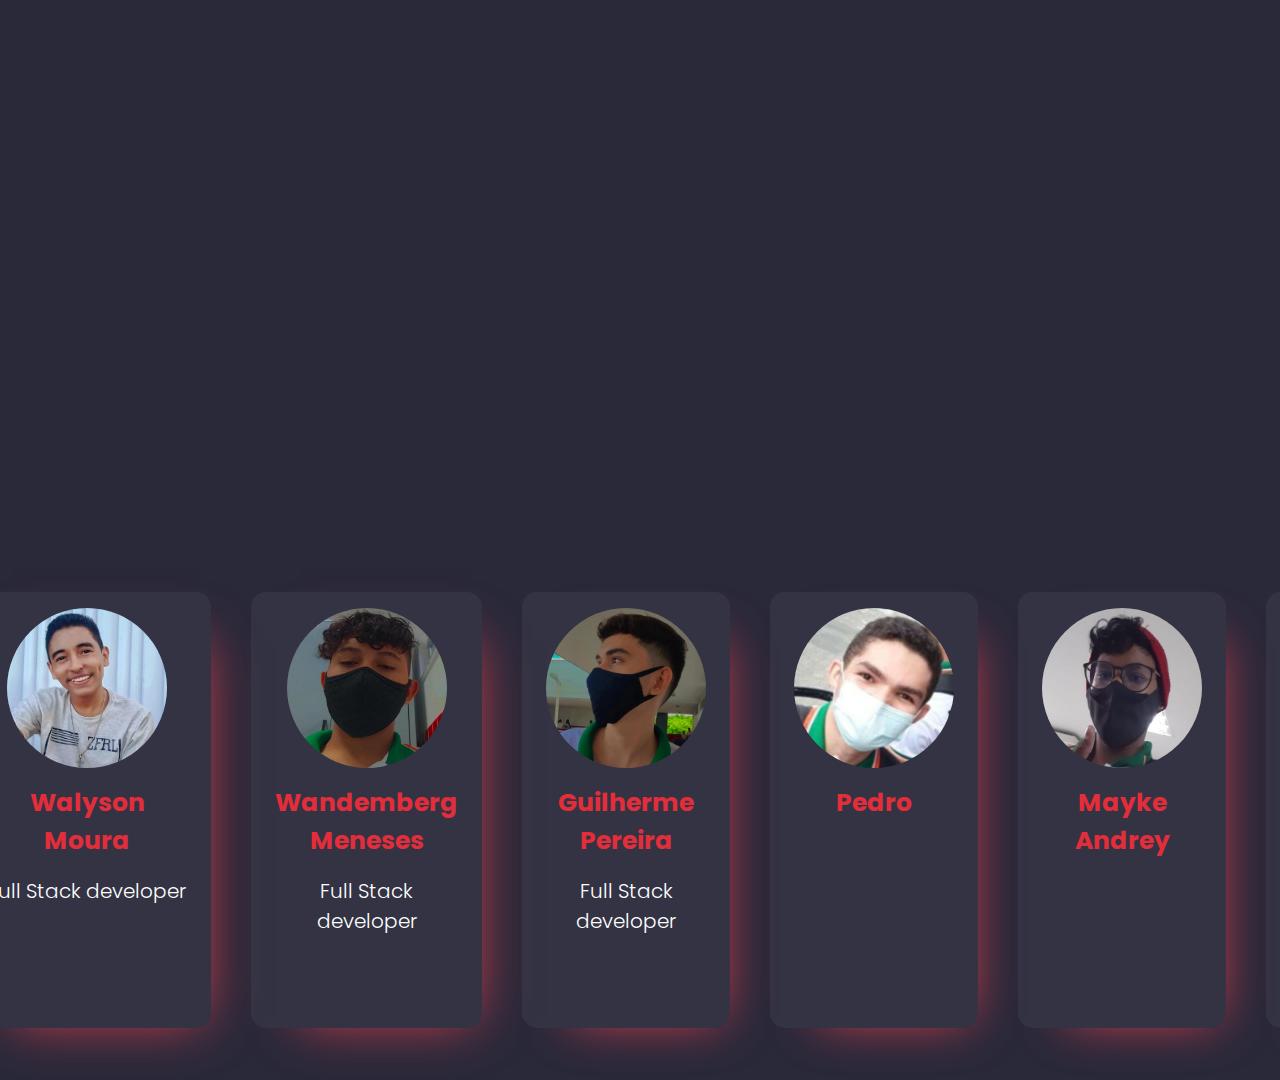
<file: pages/sobre.html>
<!DOCTYPE html>
<html lang="pt-br">

<head>
  <meta charset="UTF-8">
  <meta http-equiv="X-UA-Compatible" content="IE=edge">
  <meta name="viewport" content="width=device-width, initial-scale=1.0">
  <title>Responsive Cards</title>
  <link rel="preconnect" href="https://fonts.gstatic.com">
  <link href="https://fonts.googleapis.com/css2?family=Poppins:wght@300;400;500;600&display=swap" rel="stylesheet">
  <link rel="stylesheet" href="../assets/css/sobre.css">
</head>

<body>



  <div class="c-cards">

    <main class="cards">

      <section class="card card__msg">
        <div class="conteudo">


          <div class="texto">

            <h3>EQUIPE</h3>
          </div>

        </div>


      </section>

      <section class="card">
        <div class="conteudo">
          <div class="imagens"><img src="../assets/img/walyson.png" alt="About us."></div>

          <div class="texto">
            <h3>Walyson Moura</h3><span>Full Stack developer</span>
          </div>
        </div>


        <ul class="social">
          <li style="--i:1">
            <a href="https://www.instagram.com/Walysonmoura222/" target="_blank"><i class="bi bi-instagram"></i></a>
          </li>

          <li style="--i:2">
            <a href="mailto: walysonmoura222@gmail.com?Subject=Título%20da%20mensagem" target="_blank"><i class="bi bi-envelope"></i></a>
          </li>

          <li style="--i:3">
            <a href="https://br.linkedin.com/in/walyson-moura-302562218" target="_blank"><i class="bi bi-linkedin"></i></a>
          </li>

          <li style="--i:3">
            <a href="https://github.com/WalysonMoura" target="_blank"><i class="bi bi-github"></i></a>
          </li>
        </ul>
      </section>

      <section class="card">
        <div class="conteudo">
          <div class="imagens"><img src="../assets/img/berg.png" alt="">
          </div>

          <div class="texto">
            <h3>Wandemberg Meneses</h3>
            <span>Full Stack developer</span>
          </div>
        </div>

        <ul class="social">
          <li style="--i:1">
            <a href="https://instagram.com/new.berg85?igshid=YmMyMTA2M2Y=" target="_blank"><i class="bi bi-instagram"></i></a>
          </li>

          <li style="--i:2">
            <a href="mailto: bergviana12345@gmail.com?Subject=Título%20da%20mensagem" target="_blank"><i class="bi bi-envelope"></i></a>
          </li>

          <li style="--i:3">
            <a href="https://github.com/newberg85" target="_blank"><i class="bi bi-github"></i></a>
          </li>
        </ul>
      </section>

      <section class="card">

        <div class="conteudo">
          <div class="imagens"><img src="../assets/img/Gui.png" alt="About us."></div>

          <div class="texto">
            <h3>Guilherme Pereira</h3><span>Full Stack developer</span>
          </div>
        </div>

        <ul class="social">
          <li style="--i:1">
            <a href="https://www.instagram.com/guisilva_0_0/"><i class="bi bi-instagram"></i></a>
          </li>

          <li style="--i:2">
            <a href="mailto: luiz.silva@aluno.ce.gov.br.com?Subject=Título%20da%20mensagem" target="_blank"><i class="bi bi-envelope"></i></a>
          </li>

        </ul>
      </section>
      <section class="card">

        <div class="conteudo">
          <div class="imagens"><img src="../assets/img/Pedro.png" alt="About us."></div>

          <div class="texto">
            <h3>Pedro</h3>
          </div>
        </div>

        <ul class="social">
          <li style="--i:1">
            <a href="https://instagram.com/predo.85?igshid=YmMyMTA2M2Y=" target="_blank"><i class="bi bi-instagram"></i></a>
          </li>

          <li style="--i:2">
            <a href="mailto: pedro.machado4@aluno.ce.gov.br.com?Subject=Título%20da%20mensagem" target="_blank"><i class="bi bi-envelope"></i></a>
          </li>

        </ul>
      </section>
      <section class="card">

        <div class="conteudo">
          <div class="imagens"><img src="../assets/img/my.png" alt="About us."></div>

          <div class="texto">
            <h3>Mayke Andrey</h3>
          </div>
        </div>

        <ul class="social">
          <li style="--i:1">
            <a href="https://instagram.com/andreykkj_?igshid=YmMyMTA2M2Y=" target="_blank"><i class="bi bi-instagram"></i></a>
          </li>

          <li style="--i:2">
            <a href="mailto: mayke.brasil@aluno.ce.gov.br.com?Subject=Título%20da%20mensagem" target="_blank"><i class="bi bi-envelope"></i></a>
          </li>

        </ul>
      </section>
      <section class="card">

        <div class="conteudo">

          <div class="imagens"><img src="../assets/img/iago.png" alt="About us."></div>

          <div class="texto">

            <h3>Iago Alves</h3>

          </div>

        </div>

        <ul class="social">

          <li style="--i:1">

            <a href="https://instagram.com/andreykkj_?igshid=YmMyMTA2M2Y=" target="_blank"><i class="bi bi-instagram"></i></a>

          </li>

          <li style="--i:2">

            <a href="mailto: mayke.brasil@aluno.ce.gov.br.com?Subject=Título%20da%20mensagem" target="_blank"><i class="bi bi-envelope"></i></a>

          </li>

        </ul>

      </section>
    </main>
  </div>
</body>

</html>
</file>
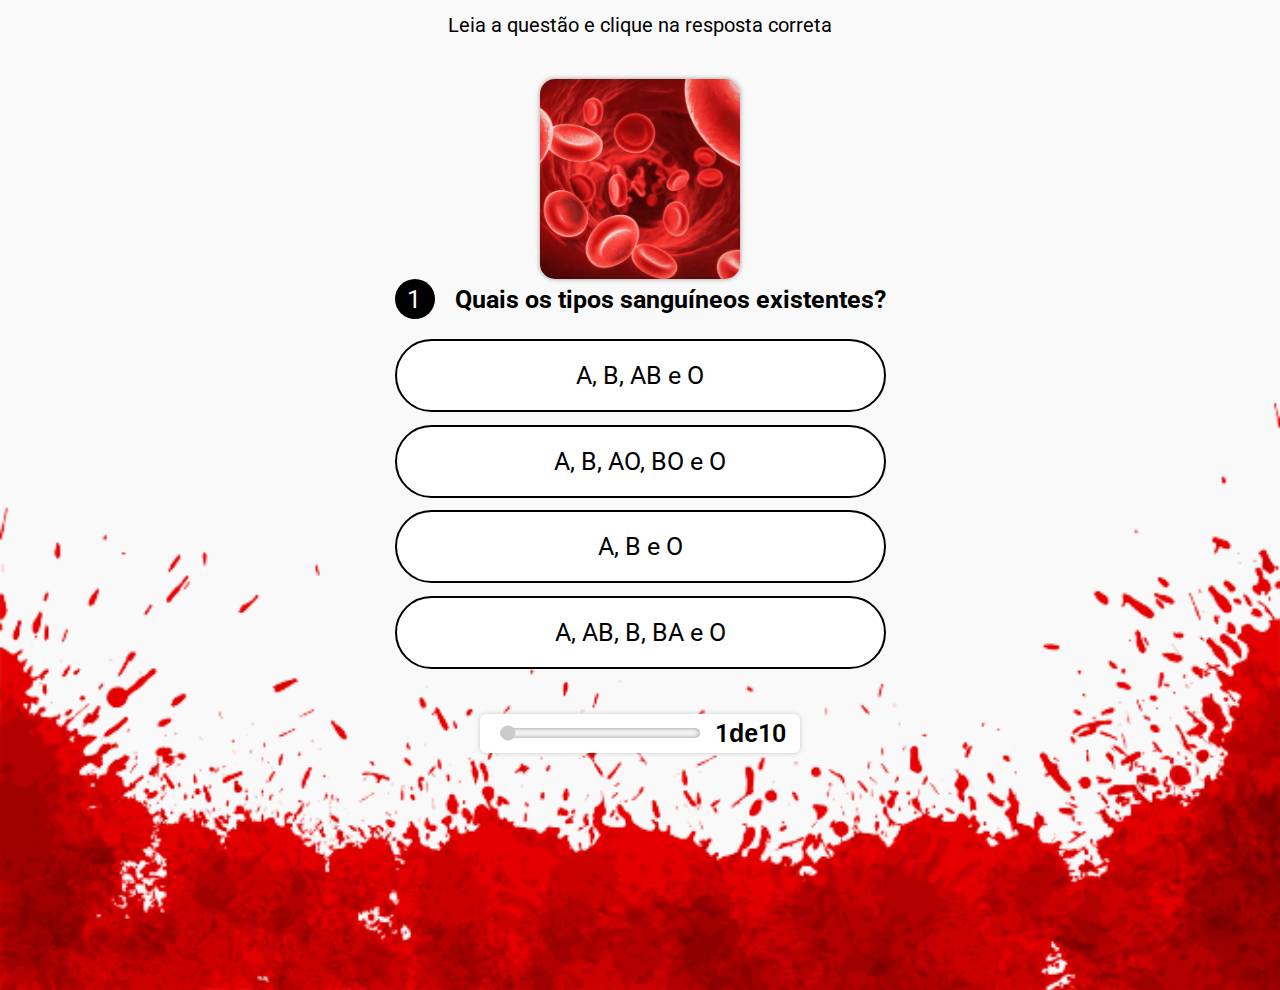
<file: quiz/quiz.html>
<!DOCTYPE html>
<html lang="pt-br">

<head>
  <link rel="icon" href="images/favicon.png" />
  <meta charset="UTF-8">
  <meta http-equiv="X-UA-Compatible" content="IE=edge">
  <meta name="viewport" content="width=device-width, initial-scale=1.0">
  <title>Stranger Quiz</title>
  <!-- CSS externo -->
  <link rel="stylesheet" href="css/style.css" />
</head>

<body>

  <main class="tela-principal">

    <section class='conteudos'>


      <!--<h1>Stranger Quiz</h1>-->

      <article class='centro' id='instrucoes'>
        Leia a questão e clique na resposta correta
      </article>

      <article class='questoes'>

        <figure class='imagemDaQuestao'>
          <img src="" id="imgquestao" alt="Img da questao" width="200px" />
        </figure>

        <header class='questao'>
          <span id='numQuestao'></span>
          <h2 id='pergunta'></h2>
        </header>

        <div class='corpo'>
          <ol type='A' id='alternativas'>
            <li id='a' value='1A' class='respostas' onClick='verificarSeAcertou(this, this)'></li>
            <li id='b' value='1B' class='respostas' onClick='verificarSeAcertou(this, this)'></li>
            <li id='c' value='1C' class='respostas' onClick='verificarSeAcertou(this, this)'></li>
            <li id='d' value='1D' class='respostas' onClick='verificarSeAcertou(this, this)'></li>
          </ol>
        </div>
      </article>

      <article id='aviso' class='centro'>

        <div class="box">
          <div class="slider">
            <input type="range" value='1' min='1' max='10' step='1' name="progresso" id="progresso" disabled />
          </div>
          <br>
          <div class="value">
          <span id='numero'></span>  de <span id='total'></span>
          </div>
        </div>
      </article>


    </section>

  </main>
  <audio preload src="assets/positive.mp3" id='somAcerto'></audio>
  <audio preload src="assets/negative.mp3" id='somErro'></audio>
  <audio preload src="assets/aplausos.mp3" id='somAplausos'></audio>
  <!-- JS externo -->
  <script src="js/main.js"></script>


<footer>
  <img src="images/sangue.png" alt="">
</footer>
</body>

</html>
</file>
<file: quiz/css/style.css>
@import url('https://fonts.googleapis.com/css2?family=Roboto:wght@100;300;400;500;700&display=swap');

/* vermelho #f44336 ou #d50000 verde #4caf50 ou #1b5e20  */
:root {
    --principal: #03a9f4;
    --secundaria: #0d47a1;
    --azul-escuro: #0d47a1;
    --cinza-escuro: #222;
    --branco: #fff;
    --verde: #4caf50;
    --vermelho: #f44336;
}

* {
    margin: 0;
    padding: 0;
    box-sizing: border-box;
    font-family: 'Roboto', sans-serif;
    font-size: 1.25rem;
    -webkit-tap-highlight-color: rgba(0, 0, 0, 0);
}

body {
    width: 100vw;
    height: 100vh;
    background:  #f9f9f9;
    color: black;
    overflow-x: hidden;
}

main {
    width: 100%;
    height: 100vh;
}

section {
    width: 100vw;
    display: flex;
    flex-direction: column;
    justify-content: center;
    align-items: center;
}

h1 {
    text-align: center;
    font-size: 1.75rem;
    margin: 0.5rem 0 0 0;
}

h2 {
  /*-webkit-text-stroke-width: 0.3px;
  -webkit-text-stroke-color: #C47E00;*/
  transition: 0.4s;
}
/* classe para centralizar textos, paragrafos */
.centro {
    text-align: center;
}

/* div class questao com numero da questao e pergunta */
.questao {
    display: flex;
    align-items: center;
    justify-content: space-between;
    margin-bottom: 1rem;
    transition: 0.4s;
}


#numQuestao {
    text-align: center;
    width: 2rem;
    height: 2rem;
    display: block;
    background: black;
    color: #fff;
    padding: 6px 10px 4px 8px;
    border-radius: 50%;
}

#pergunta {
    margin-left: 1rem;
}

.imagemDaQuestao {
    display: flex;
    justify-content: center;
    align-items: center;
}

#imgquestao {
	border-radius: 15px;
	box-shadow: 0px 0px 5px rgba(0, 0, 0, 0.4);
}

/* article que acomoda a questao completa */
.questoes {
    user-select: none;
    /*background: ;*/
    padding: 1.5rem 1.5rem 1rem 1.5rem;
    /*border: 1px solid blue;*/
    border-radius: 6px;
    margin-bottom: 0.625rem;
}

.questoes ol li {
    border: 2px solid black;
    display: block;
    margin-bottom: 0.625rem;
    padding: 1rem;
    border-radius: 50px;
    color:black;
    text-align: center;
    background: white;
    cursor: pointer;
    transition: 0.4s;
}

.questoes ol li:hover {
    color: #ff0909;
    box-shadow: 0 0 35px #ff0909;
    letter-spacing: 0.15em;
    border: 2px solid #ff0909;
}

.bloqueado {
    display: none;
}

.bloqueado li:hover {
    display: none;
}

#instrucoes {
    font-size: 1rem;
    color: black;
    padding: 0.625rem;
    border-radius: 8px;
    display: flex;
    justify-content: center;
}

#aviso {
    color: black;
}

#autoria {
    margin-top: 0.625rem;
    font-size: 0.75rem;
}

/* ANIMACAO */

/* Animar o input */
@keyframes piscar {
    0% {
        filter: drop-shadow(0 0 15px var(--principal));
        -webkit-filter: drop-shadow(0 0 15px var(--principal));
        -moz-filter: drop-shadow(0 0 15px var(--principal));
        -o-filter: drop-shadow(0 0 15px var(--principal));
        -ms-filter: drop-shadow(0 0 15px var(--principal));
    }
    100% {
    }
}

.animar {
    animation: piscar .75s infinite alternate;
}

.aparecer {
    animation: aparecer .5s infinite alternate;
}

@keyframes aparecer {
    0% {
        opacity: 0;
    }
    50% {
        opacity: 0.5;
    }
    100% {
        opacity: 1;
    }
}

.acertou {
    background: var(--verde);
    animation: aparecer 0.1s infinite alternate;
}

.errou {
    background: #FF4747;
    animation: aparecer 0.1s infinite alternate;
}

.placar {
    width: 300px;
    padding: 1rem;
    border-radius: 8px;
    background: #fff;
    box-shadow: 3px 1px 10px rgba(255, 10, 10, 0.43);
    font-size: 2rem;
    margin-top: 300px;
    margin-bottom: 50px;
}


.box {
  background: #fff;
  padding: 5px 5px 5px 20px;
  border-radius: 6px;
  box-shadow: 0px 0px 5px rgba(0, 0, 0, 0.2);
  display: flex;
  flex-direction: row;
  align-items: center;
  z-index: 1;
}

.box .slider {
  height: 10px;
  width: 200px;
  display: flex;
  align-items: center;
  margin-right: 15px;
}


.slider input::-moz-range-thumb {
  height: 20px;
  width: 20px;
  border-radius: 50%;
  border: 4px solid blue;
}
.box .slider input{
  height: 100%;
  width: 100%;
  -webkit-appearance: none;
  outline: none;
  background: #f2f2f2;
  border-radius: 25px;
  box-shadow: inset 0px 0px 4px rgba(0, 0, 0, 0.4)
}

.box .value {
  font-size: 25px;
  font-weight: 600;
  font-family: sans-serif;
  width: 55px;
  text-align: center;
  display: inline-flex;
  padding-right: 80px;
}

footer img {
  width: 100%;
  display: block;
  margin-top: -50%;
  z-index: -1000;
  position: absolute;
}

@media only screen and (min-width: 800px) {
  footer img {
  width: 100%;
  display: flex;
  z-index: -1000;
  position: relative;
  bottom: 0;
}
}
</file>
<file: assets/css/sobre.css>
@charset"utf-8";

@import url("https://cdn.jsdelivr.net/npm/bootstrap-icons@1.7.1/font/bootstrap-icons.css");

     
* {
    margin: 0;
    padding: 0;
    box-sizing: border-box;
    font-family: "Poppins", sans-serif;
}

html{
				scroll-behavior:smooth;
}

body {
    
     
    height: 100vh;
    width: 100%;

    display: flex;
    flex-direction: column;
    justify-content: center;
    align-items: center;
    

    color: #434343;

    font-size: 16px;
    
    background: #29293a;
}
.c-header{
  height: 50vh;
 
}
.c-cards{
  display: flex;
    padding-top: 7rem;;
    align-items: center;
}
main.cards {
    display: flex;
    padding: 32px;
    padding-top: 40rem;
   
}



main.cards section.card {
    
				
    display: flex;
    flex-direction: column;
    align-items: center;
    text-align: center;
   
    padding: 1rem 1.5rem;
    border-radius: 8px;
    max-height: 868px;
    margin-left: 32px;
    
    background: rgba(255,255,255,0.05);
	  margin: 20px;
    box-shadow:0px 15px 35px rgba(0,0,0,0.2);
	  border-radius: 15px;
	  box-shadow: 20px 20px 50px -30px #f0424e;
}

main.cards section.card:first-child {
    margin-left: 0;
    
}
.conteudo{
  width: 100%;
  display: flex;
  flex-direction: column;
  align-items: center;
  justify-content: center;
}
main.cards section.card .imagens {
    width: 10rem;
    height: 10rem;
    overflow: hidden;
	 
	 border-radius: 100%;
    
    
}

main.cards section.card img {
    width: 100%;
    height: 100%;
   
}

/* configuração dos textos */

main.cards section.card h3 {
    font-size: 25px;
    margin: 16px 0;
    
    color: #E22E3A;
}

main.cards section.card span {
    font-weight: 300;
    max-width: 240px;
    font-size: 20px;
    margin-bottom: 16px;
    text-align: justify;
    color: #fff;
}
.texto{
  color: #fae3cf;
  
}

/* configuração das redes sociais */

main.cards section.card ul{
       
       bottom: 50px;
				display: flex;
}



main.cards section.card ul li{
				list-style: none;
				margin: 15px 10px;
				transform: translateY(30px);
				transition: 0.5s;
				opacity: 0;
				transition-delay: calc(0.1*var(--i));
}
main.cards section.card:hover ul.social li{
				transform: translateY(0);
				opacity: 1;
}

main.cards section.card ul.social li a{
				color: #fff;
				font-size: 30px;
}

main.cards section.card.contact {
    box-shadow: 20px 20px 50px -30px #DBC4FF;
}
main.cards section.card.shop {
    box-shadow: 20px 20px 50px -30px #AFD6FF;
}
main.cards section.card.about {
    box-shadow: 20px 20px 50px -30px #FFC1D5;
}

@media screen and (max-width: 720px) {
    main.cards {
        flex-direction: column;
    }

    main.cards section.card {
        margin-left: 0;
        margin-bottom: 32px;
       
    }

    main.cards section.card:last-child {
        margin-bottom: 0;
    }
    
    main.cards section.card:first-child {
     margin-top: 300px;
    
}

    

}
</file>
